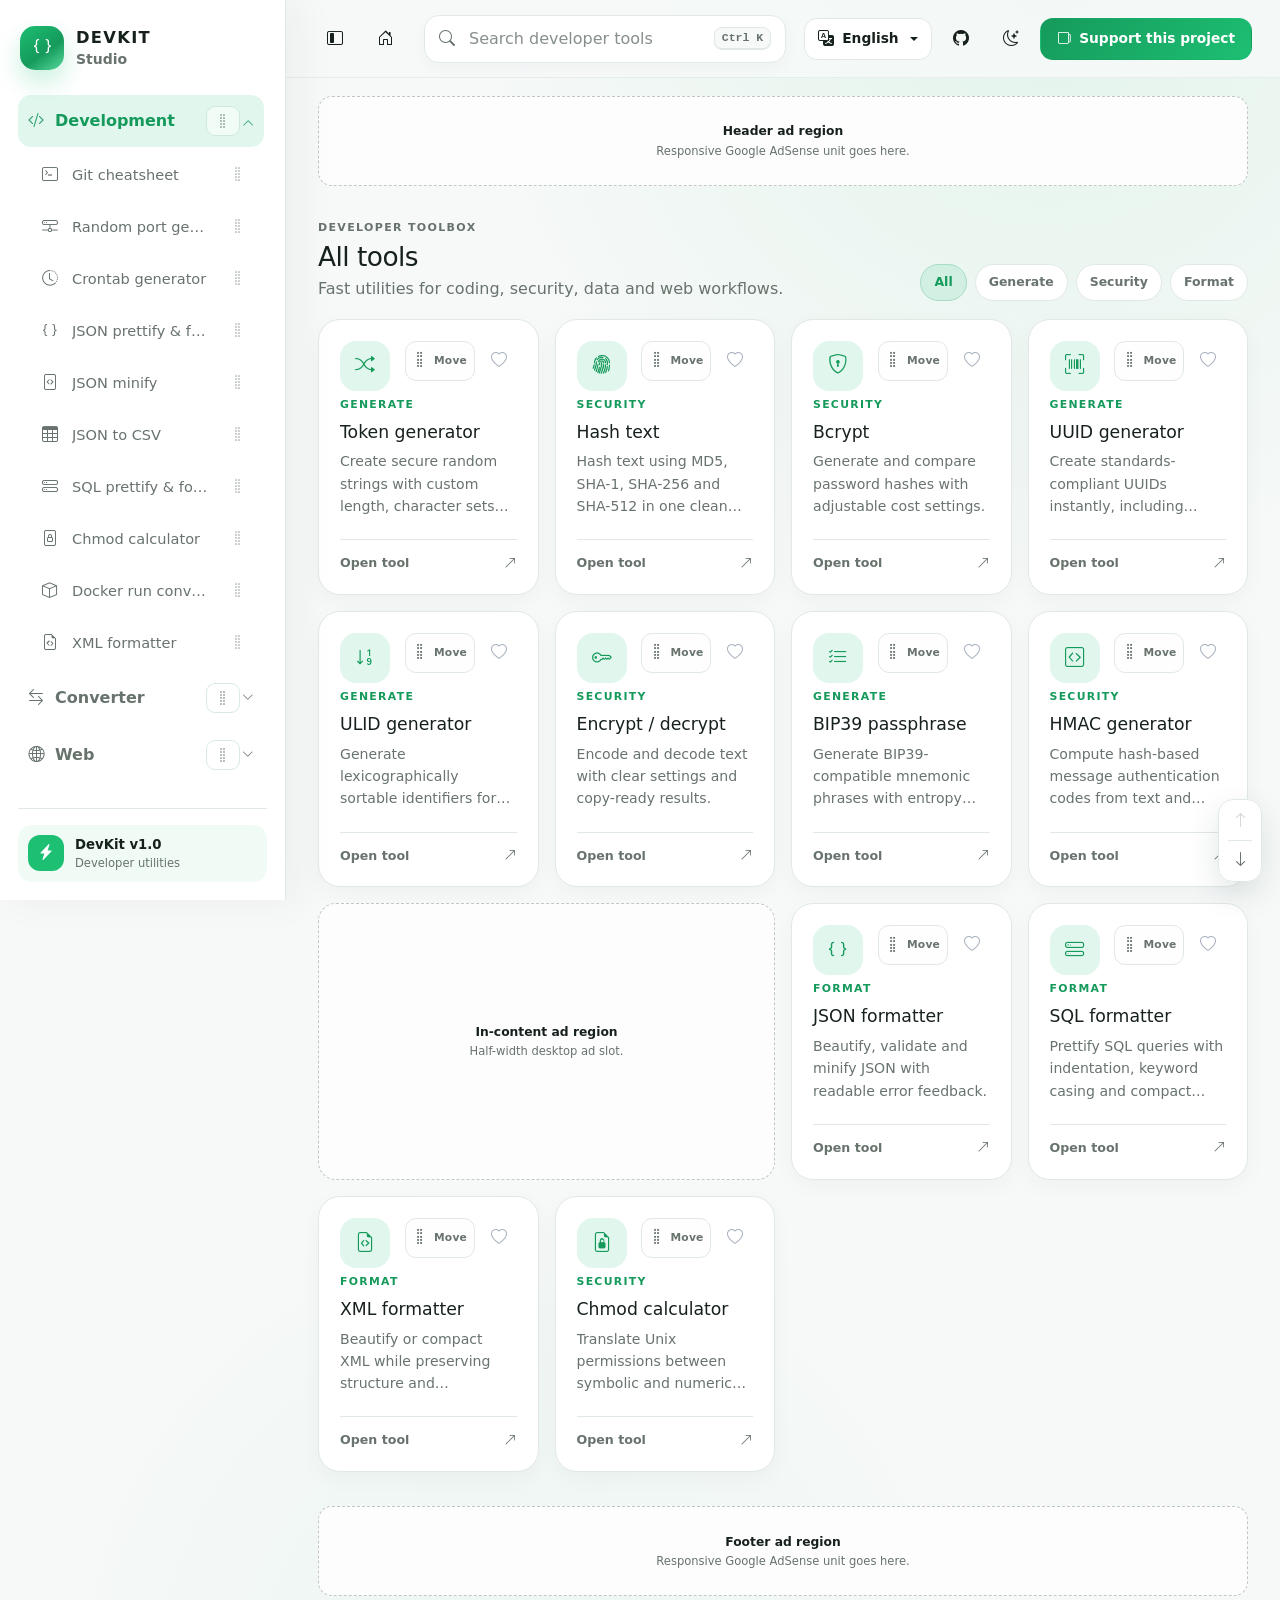
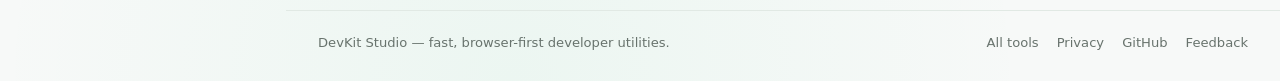
<file: index.html>
<!doctype html>
<html lang="en" data-bs-theme="light">
<head>
  <meta charset="utf-8" />
  <meta name="viewport" content="width=device-width, initial-scale=1" />
  <meta name="description" content="DevKit Studio — responsive browser-based tools for developers." />
  <title>DevKit Studio — Developer Tools</title>
  <link rel="stylesheet" href="/vendor/bootstrap/bootstrap.min.css" />
  <link rel="stylesheet" href="/vendor/bootstrap-icons/bootstrap-icons.min.css" />
  <link rel="stylesheet" href="/styles.css?v=10" />
</head>
<body data-active-nav="home">
  <div class="app-shell" id="appShell">
    <!-- Shared left navigation -->
    <div id="sidebarMount"></div>

    <div class="main-panel">
      <!-- Shared top navigation -->
      <div id="topbarMount"></div>

      <!-- Common responsive AdSense region directly below the top bar -->
      <div id="headerAdMount"></div>

      <!-- Dashboard-specific content only -->
      <main class="content-wrap container-fluid">
        <section class="section-head" id="toolGrid">
          <div>
            <span class="eyebrow" data-i18n="developerToolbox">Developer toolbox</span>
            <h1 data-i18n="allTools">All tools</h1>
            <p data-i18n="dashboardDescription">Fast utilities for coding, security, data and web workflows.</p>
          </div>
          <div class="tool-filters" role="group" aria-label="Tool categories">
            <button class="filter-chip active" type="button" data-filter="all" data-i18n="all">All</button>
            <button class="filter-chip" type="button" data-filter="generate" data-i18n="generate">Generate</button>
            <button class="filter-chip" type="button" data-filter="security" data-i18n="security">Security</button>
            <button class="filter-chip" type="button" data-filter="format" data-i18n="format">Format</button>
          </div>
        </section>

        <div class="tools-grid" id="toolsGrid">
          <!-- Row 1: 4 tools -->
          <article class="tool-card" data-tool-id="token-generator" data-category="generate" data-name="token generator random string">
            <div class="tool-card-top"><span class="tool-icon"><i class="bi bi-shuffle"></i></span><button class="favorite-btn" type="button" aria-label="Favorite Token generator"><i class="bi bi-heart"></i></button></div>
            <div><span class="tool-meta" data-i18n="generate">Generate</span><h3 data-i18n="tokenGenerator">Token generator</h3><p data-i18n="tokenGeneratorDesc">Create secure random strings with custom length, character sets and presets.</p></div>
            <div class="tool-card-footer"><span data-i18n="openTool">Open tool</span><i class="bi bi-arrow-up-right"></i></div>
          </article>

          <article class="tool-card" data-tool-id="hash-text" data-category="security" data-name="hash text md5 sha1 sha256 sha512">
            <div class="tool-card-top"><span class="tool-icon"><i class="bi bi-fingerprint"></i></span><button class="favorite-btn" type="button" aria-label="Favorite Hash text"><i class="bi bi-heart"></i></button></div>
            <div><span class="tool-meta" data-i18n="security">Security</span><h3 data-i18n="hashText">Hash text</h3><p data-i18n="hashTextDesc">Hash text using MD5, SHA-1, SHA-256 and SHA-512 in one clean interface.</p></div>
            <div class="tool-card-footer"><span data-i18n="openTool">Open tool</span><i class="bi bi-arrow-up-right"></i></div>
          </article>

          <article class="tool-card" data-tool-id="bcrypt" data-category="security" data-name="bcrypt password hash compare">
            <div class="tool-card-top"><span class="tool-icon"><i class="bi bi-shield-lock"></i></span><button class="favorite-btn" type="button" aria-label="Favorite Bcrypt"><i class="bi bi-heart"></i></button></div>
            <div><span class="tool-meta" data-i18n="security">Security</span><h3 data-i18n="bcrypt">Bcrypt</h3><p data-i18n="bcryptDesc">Generate and compare password hashes with adjustable cost settings.</p></div>
            <div class="tool-card-footer"><span data-i18n="openTool">Open tool</span><i class="bi bi-arrow-up-right"></i></div>
          </article>

          <article class="tool-card" data-tool-id="uuid-generator" data-category="generate" data-name="uuid generator v4 v7 unique identifier">
            <div class="tool-card-top"><span class="tool-icon"><i class="bi bi-upc-scan"></i></span><button class="favorite-btn" type="button" aria-label="Favorite UUID generator"><i class="bi bi-heart"></i></button></div>
            <div><span class="tool-meta" data-i18n="generate">Generate</span><h3 data-i18n="uuidGenerator">UUID generator</h3><p data-i18n="uuidGeneratorDesc">Create standards-compliant UUIDs instantly, including batch generation.</p></div>
            <div class="tool-card-footer"><span data-i18n="openTool">Open tool</span><i class="bi bi-arrow-up-right"></i></div>
          </article>

          <!-- Row 2: 4 tools -->
          <article class="tool-card" data-tool-id="ulid-generator" data-category="generate" data-name="ulid generator sortable identifier">
            <div class="tool-card-top"><span class="tool-icon"><i class="bi bi-sort-numeric-down"></i></span><button class="favorite-btn" type="button" aria-label="Favorite ULID generator"><i class="bi bi-heart"></i></button></div>
            <div><span class="tool-meta" data-i18n="generate">Generate</span><h3 data-i18n="ulidGenerator">ULID generator</h3><p data-i18n="ulidGeneratorDesc">Generate lexicographically sortable identifiers for modern distributed systems.</p></div>
            <div class="tool-card-footer"><span data-i18n="openTool">Open tool</span><i class="bi bi-arrow-up-right"></i></div>
          </article>

          <article class="tool-card" data-tool-id="encrypt-decrypt" data-category="security" data-name="encrypt decrypt text aes crypto">
            <div class="tool-card-top"><span class="tool-icon"><i class="bi bi-key"></i></span><button class="favorite-btn" type="button" aria-label="Favorite Encrypt decrypt text"><i class="bi bi-heart"></i></button></div>
            <div><span class="tool-meta" data-i18n="security">Security</span><h3 data-i18n="encryptDecrypt">Encrypt / decrypt</h3><p data-i18n="encryptDecryptDesc">Encode and decode text with clear settings and copy-ready results.</p></div>
            <div class="tool-card-footer"><span data-i18n="openTool">Open tool</span><i class="bi bi-arrow-up-right"></i></div>
          </article>

          <article class="tool-card" data-tool-id="bip39-generator" data-category="generate" data-name="bip39 passphrase mnemonic generator">
            <div class="tool-card-top"><span class="tool-icon"><i class="bi bi-list-check"></i></span><button class="favorite-btn" type="button" aria-label="Favorite BIP39 generator"><i class="bi bi-heart"></i></button></div>
            <div><span class="tool-meta" data-i18n="generate">Generate</span><h3 data-i18n="bip39Passphrase">BIP39 passphrase</h3><p data-i18n="bip39PassphraseDesc">Generate BIP39-compatible mnemonic phrases with entropy options.</p></div>
            <div class="tool-card-footer"><span data-i18n="openTool">Open tool</span><i class="bi bi-arrow-up-right"></i></div>
          </article>

          <article class="tool-card" data-tool-id="hmac-generator" data-category="security" data-name="hmac generator authentication code">
            <div class="tool-card-top"><span class="tool-icon"><i class="bi bi-code-square"></i></span><button class="favorite-btn" type="button" aria-label="Favorite HMAC generator"><i class="bi bi-heart"></i></button></div>
            <div><span class="tool-meta" data-i18n="security">Security</span><h3 data-i18n="hmacGenerator">HMAC generator</h3><p data-i18n="hmacGeneratorDesc">Compute hash-based message authentication codes from text and secret keys.</p></div>
            <div class="tool-card-footer"><span data-i18n="openTool">Open tool</span><i class="bi bi-arrow-up-right"></i></div>
          </article>

          <!-- After two full rows: half-width ad + two normal tool tiles -->
          <div class="dashboard-ad-cell" data-component-src="/components/dashboard-ad.html"></div>

          <article class="tool-card" data-tool-id="json-formatter" data-category="format" data-name="json formatter prettify minify">
            <div class="tool-card-top"><span class="tool-icon"><i class="bi bi-braces"></i></span><button class="favorite-btn" type="button" aria-label="Favorite JSON formatter"><i class="bi bi-heart"></i></button></div>
            <div><span class="tool-meta" data-i18n="format">Format</span><h3 data-i18n="jsonFormatter">JSON formatter</h3><p data-i18n="jsonFormatterDesc">Beautify, validate and minify JSON with readable error feedback.</p></div>
            <a class="tool-card-footer" href="/tools/json-formatter.html"><span data-i18n="openTool">Open tool</span><i class="bi bi-arrow-up-right"></i></a>
          </article>

          <article class="tool-card" data-tool-id="sql-formatter" data-category="format" data-name="sql formatter query prettify">
            <div class="tool-card-top"><span class="tool-icon"><i class="bi bi-hdd-stack"></i></span><button class="favorite-btn" type="button" aria-label="Favorite SQL formatter"><i class="bi bi-heart"></i></button></div>
            <div><span class="tool-meta" data-i18n="format">Format</span><h3 data-i18n="sqlFormatter">SQL formatter</h3><p data-i18n="sqlFormatterDesc">Prettify SQL queries with indentation, keyword casing and compact output.</p></div>
            <div class="tool-card-footer"><span data-i18n="openTool">Open tool</span><i class="bi bi-arrow-up-right"></i></div>
          </article>

          <article class="tool-card" data-tool-id="xml-formatter" data-category="format" data-name="xml formatter beautify minify">
            <div class="tool-card-top"><span class="tool-icon"><i class="bi bi-file-earmark-code"></i></span><button class="favorite-btn" type="button" aria-label="Favorite XML formatter"><i class="bi bi-heart"></i></button></div>
            <div><span class="tool-meta" data-i18n="format">Format</span><h3 data-i18n="xmlFormatterTitle">XML formatter</h3><p data-i18n="xmlFormatterDesc">Beautify or compact XML while preserving structure and readability.</p></div>
            <div class="tool-card-footer"><span data-i18n="openTool">Open tool</span><i class="bi bi-arrow-up-right"></i></div>
          </article>

          <article class="tool-card" data-tool-id="chmod-calculator" data-category="security" data-name="chmod calculator unix permissions">
            <div class="tool-card-top"><span class="tool-icon"><i class="bi bi-file-earmark-lock2"></i></span><button class="favorite-btn" type="button" aria-label="Favorite Chmod calculator"><i class="bi bi-heart"></i></button></div>
            <div><span class="tool-meta" data-i18n="security">Security</span><h3 data-i18n="chmodCalculator">Chmod calculator</h3><p data-i18n="chmodCalculatorDesc">Translate Unix permissions between symbolic and numeric notation.</p></div>
            <a class="tool-card-footer" href="/tools/chmod-calculator.html"><span data-i18n="openTool">Open tool</span><i class="bi bi-arrow-up-right"></i></a>
          </article>
        </div>

        <div class="empty-state d-none" id="emptyState">
          <i class="bi bi-search"></i>
          <h3 data-i18n="noToolsFound">No tools found</h3>
          <p data-i18n="noToolsFoundHint">Try a different keyword or reset the category filter.</p>
        </div>
      </main>

      <!-- Shared ad region before the shared footer -->
      <div id="footerAdMount"></div>

      <!-- Shared footer -->
      <div id="footerMount"></div>
    </div>
  </div>

  <!-- Shared page scroll controls -->
  <div id="scrollControlsMount"></div>

  <script src="/vendor/bootstrap/bootstrap.bundle.min.js"></script>
  <script src="/layout.js?v=10"></script>
  <script src="/app.js?v=10"></script>
  <script src="/adsense.js?v=5"></script>
</body>
</html>
</file>
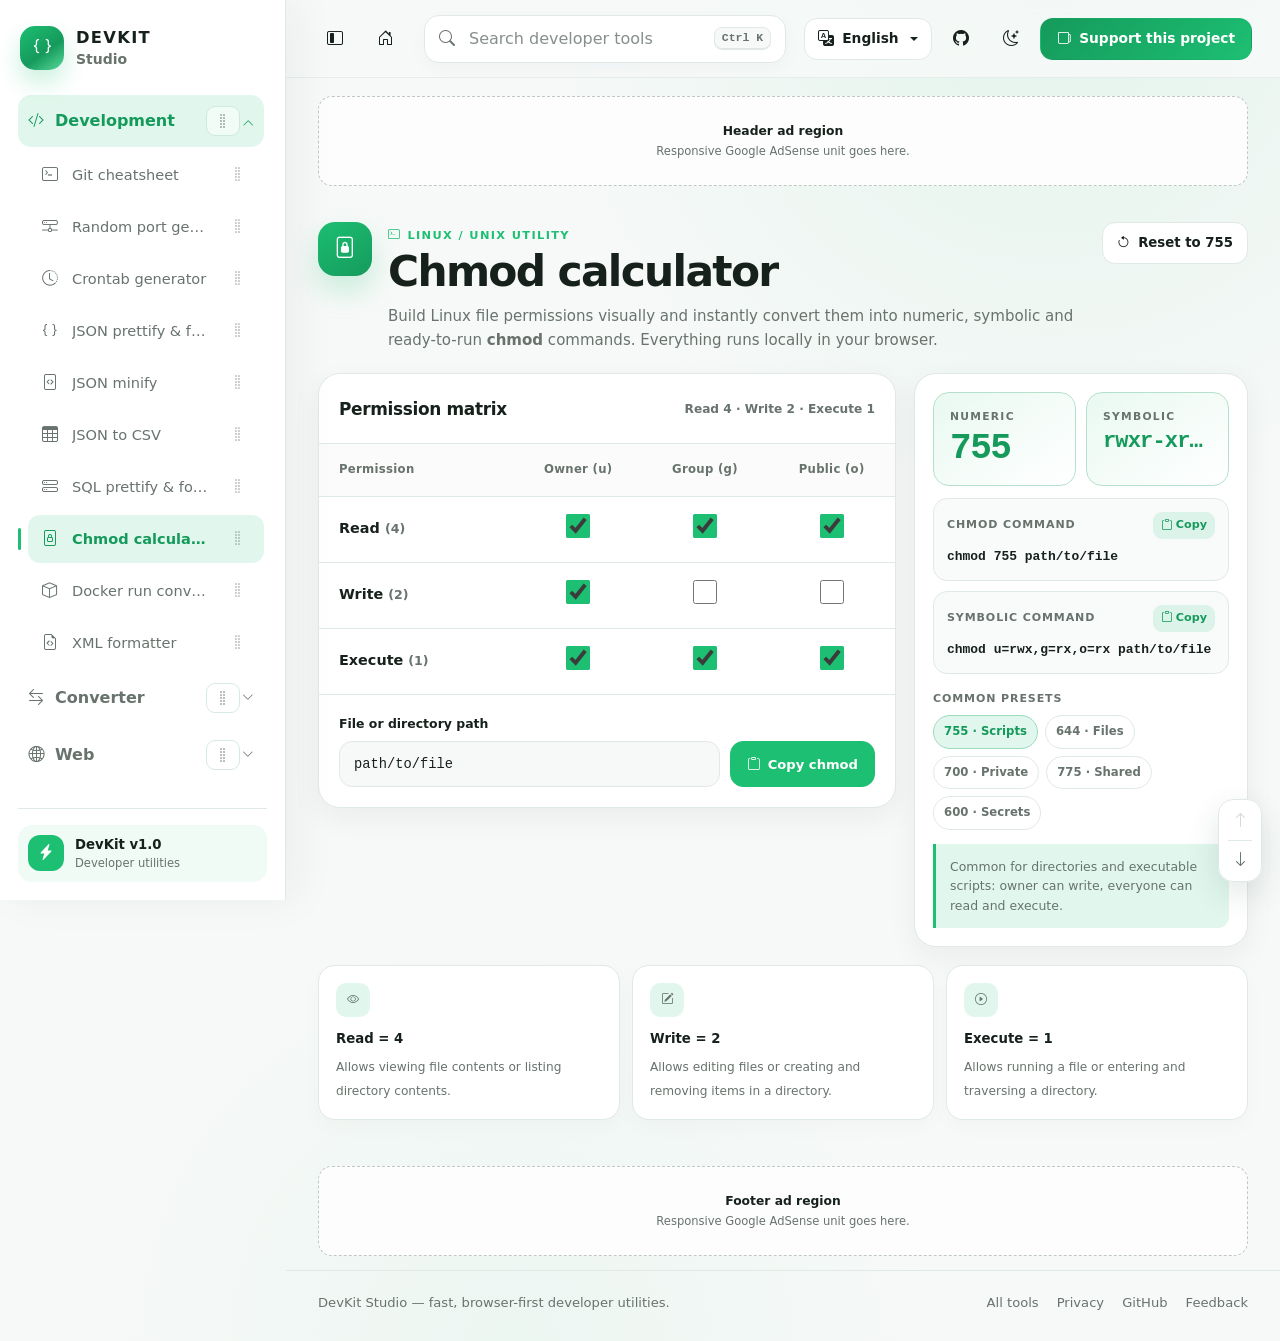
<file: tools/chmod-calculator.html>
<!doctype html>
<html lang="en" data-bs-theme="light">
<head>
  <meta charset="utf-8" />
  <meta name="viewport" content="width=device-width, initial-scale=1" />
  <meta name="description" content="Free browser-based chmod calculator for Linux and Unix file permissions. Convert read, write and execute permissions to numeric, symbolic and ready-to-run chmod commands." />
  <meta name="keywords" content="chmod calculator, linux permissions, unix permissions, chmod command, file permissions calculator" />
  <meta name="theme-color" content="#1DBF73" />
  <title>Chmod Calculator — DevKit Studio</title>
  <link rel="stylesheet" href="/vendor/bootstrap/bootstrap.min.css" />
  <link rel="stylesheet" href="/vendor/bootstrap-icons/bootstrap-icons.min.css" />
  <link rel="stylesheet" href="/styles.css?v=10" />

  <!-- Page-specific styles only. No changes are required in styles.css. -->
  <style>
    .chmod-page {
      padding-top: 30px;
      padding-bottom: 34px;
    }

    .chmod-page *,
    .chmod-page *::before,
    .chmod-page *::after {
      box-sizing: border-box;
    }

    .chmod-header {
      display: flex;
      align-items: flex-start;
      justify-content: space-between;
      gap: 20px;
      margin-bottom: 20px;
    }

    .chmod-title-wrap {
      display: flex;
      align-items: flex-start;
      gap: 16px;
      min-width: 0;
    }

    .chmod-title-icon {
      width: 54px;
      height: 54px;
      flex: 0 0 54px;
      display: grid;
      place-items: center;
      border-radius: 17px;
      color: #fff;
      font-size: 1.35rem;
      background: linear-gradient(145deg, var(--brand), var(--brand-deep));
      box-shadow: 0 14px 30px rgba(29, 191, 115, .22);
    }

    .chmod-kicker {
      display: inline-flex;
      align-items: center;
      gap: 7px;
      margin-bottom: 6px;
      color: var(--brand);
      font-size: .71rem;
      font-weight: 850;
      letter-spacing: .12em;
      text-transform: uppercase;
    }

    .chmod-header h1 {
      margin: 0;
      color: var(--text);
      font-size: clamp(1.9rem, 4vw, 2.65rem);
      line-height: 1.05;
      letter-spacing: -.04em;
      font-weight: 800;
    }

    .chmod-header p {
      max-width: 760px;
      margin: 9px 0 0;
      color: var(--muted);
      line-height: 1.65;
      font-size: .94rem;
    }

    .chmod-reset {
      min-height: 42px;
      flex: 0 0 auto;
      border: 1px solid var(--line);
      border-radius: 13px;
      padding: 0 14px;
      display: inline-flex;
      align-items: center;
      justify-content: center;
      gap: 8px;
      background: var(--panel-solid);
      color: var(--text);
      font-size: .83rem;
      font-weight: 800;
      transition: .18s ease;
    }

    .chmod-reset:hover {
      color: var(--brand-deep);
      border-color: color-mix(in srgb, var(--brand) 38%, var(--line));
      background: var(--brand-soft);
      transform: translateY(-1px);
    }

    .chmod-layout {
      display: grid;
      grid-template-columns: minmax(0, 1.35fr) minmax(320px, .78fr);
      gap: 18px;
      align-items: start;
    }

    .chmod-card {
      overflow: hidden;
      background: var(--panel-solid);
      border: 1px solid var(--line);
      border-radius: 22px;
      box-shadow: var(--shadow-sm);
    }

    .chmod-card-head {
      min-height: 70px;
      padding: 17px 20px;
      display: flex;
      align-items: center;
      justify-content: space-between;
      gap: 12px;
      border-bottom: 1px solid var(--line);
    }

    .chmod-card-head h2 {
      margin: 0;
      color: var(--text);
      font-size: 1.06rem;
      font-weight: 800;
      letter-spacing: -.02em;
    }

    .chmod-card-head span {
      color: var(--muted);
      font-size: .76rem;
      font-weight: 700;
    }

    .chmod-permissions-wrap {
      overflow-x: auto;
    }

    .chmod-permissions {
      width: 100%;
      min-width: 540px;
      border-collapse: collapse;
      table-layout: fixed;
    }

    .chmod-permissions th,
    .chmod-permissions td {
      padding: 17px 12px;
      text-align: center;
      border-bottom: 1px solid var(--line);
      vertical-align: middle;
    }

    .chmod-permissions th {
      color: var(--muted);
      background: color-mix(in srgb, var(--bg) 64%, transparent);
      font-size: .73rem;
      font-weight: 850;
      letter-spacing: .025em;
    }

    .chmod-permissions th:first-child,
    .chmod-permissions td:first-child {
      width: 34%;
      padding-left: 20px;
      text-align: left;
    }

    .chmod-permissions tbody tr:last-child td {
      border-bottom: 0;
    }

    .chmod-permissions tbody tr {
      transition: background .16s ease;
    }

    .chmod-permissions tbody tr:hover {
      background: color-mix(in srgb, var(--brand-soft) 48%, transparent);
    }

    .chmod-perm-name {
      color: var(--text);
      font-size: .9rem;
      font-weight: 800;
    }

    .chmod-perm-name small {
      color: var(--muted);
      font-weight: 700;
    }

    .chmod-check {
      width: 24px;
      height: 24px;
      margin: 0;
      cursor: pointer;
      accent-color: var(--brand);
    }

    .chmod-below-table {
      padding: 20px;
      border-top: 1px solid var(--line);
    }

    .chmod-label {
      display: block;
      margin-bottom: 8px;
      color: var(--text);
      font-size: .78rem;
      font-weight: 800;
    }

    .chmod-input-row {
      display: flex;
      gap: 10px;
    }

    .chmod-input {
      min-width: 0;
      flex: 1;
      height: 46px;
      padding: 0 14px;
      border: 1px solid var(--line);
      border-radius: 13px;
      outline: 0;
      background: var(--bg);
      color: var(--text);
      font-family: ui-monospace, SFMono-Regular, Menlo, Monaco, Consolas, monospace;
      font-size: .86rem;
      transition: border-color .18s ease, box-shadow .18s ease, background .18s ease;
    }

    .chmod-input:focus {
      border-color: color-mix(in srgb, var(--brand) 58%, var(--line));
      background: var(--panel-solid);
      box-shadow: 0 0 0 4px var(--brand-soft);
    }

    .chmod-primary {
      min-height: 46px;
      border: 1px solid var(--brand);
      border-radius: 13px;
      padding: 0 16px;
      display: inline-flex;
      align-items: center;
      justify-content: center;
      gap: 8px;
      background: var(--brand);
      color: #fff;
      font-size: .82rem;
      font-weight: 850;
      white-space: nowrap;
      transition: .18s ease;
    }

    .chmod-primary:hover {
      border-color: var(--brand-deep);
      background: var(--brand-deep);
      color: #fff;
      transform: translateY(-1px);
      box-shadow: 0 9px 22px rgba(29, 191, 115, .2);
    }

    .chmod-result {
      padding: 18px;
    }

    .chmod-result-top {
      display: grid;
      grid-template-columns: 1fr 1fr;
      gap: 10px;
      margin-bottom: 12px;
    }

    .chmod-metric {
      min-width: 0;
      padding: 16px;
      border: 1px solid color-mix(in srgb, var(--brand) 22%, var(--line));
      border-radius: 16px;
      background:
        linear-gradient(145deg,
          color-mix(in srgb, var(--brand-soft) 76%, var(--panel-solid)),
          var(--panel-solid));
    }

    .chmod-metric-label {
      margin-bottom: 5px;
      color: var(--muted);
      font-size: .67rem;
      font-weight: 850;
      letter-spacing: .12em;
      text-transform: uppercase;
    }

    .chmod-metric-value {
      overflow: hidden;
      color: var(--brand-deep);
      font-family: ui-monospace, SFMono-Regular, Menlo, Monaco, Consolas, monospace;
      font-size: clamp(1.6rem, 3vw, 2.25rem);
      line-height: 1.08;
      font-weight: 850;
      letter-spacing: -.04em;
      text-overflow: ellipsis;
      white-space: nowrap;
    }

    [data-bs-theme="dark"] .chmod-metric-value {
      color: var(--brand-2);
    }

    .chmod-command-box {
      margin-top: 10px;
      padding: 13px;
      border: 1px solid var(--line);
      border-radius: 14px;
      background: color-mix(in srgb, var(--bg) 76%, var(--panel-solid));
    }

    .chmod-command-head {
      display: flex;
      align-items: center;
      justify-content: space-between;
      gap: 10px;
      margin-bottom: 8px;
      color: var(--muted);
      font-size: .69rem;
      font-weight: 850;
      letter-spacing: .08em;
      text-transform: uppercase;
    }

    .chmod-copy {
      border: 0;
      border-radius: 9px;
      padding: 5px 8px;
      background: var(--brand-soft);
      color: var(--brand-deep);
      font-size: .7rem;
      font-weight: 850;
      text-transform: none;
      letter-spacing: 0;
      transition: .16s ease;
    }

    .chmod-copy:hover {
      background: var(--brand);
      color: #fff;
    }

    .chmod-command-box code {
      display: block;
      overflow-x: auto;
      color: var(--text);
      font: 750 .81rem/1.55 ui-monospace, SFMono-Regular, Menlo, Monaco, Consolas, monospace;
      white-space: nowrap;
    }

    .chmod-presets-label {
      display: block;
      margin: 17px 0 8px;
      color: var(--muted);
      font-size: .69rem;
      font-weight: 850;
      letter-spacing: .08em;
      text-transform: uppercase;
    }

    .chmod-presets {
      display: flex;
      flex-wrap: wrap;
      gap: 7px;
    }

    .chmod-preset {
      border: 1px solid var(--line);
      border-radius: 999px;
      padding: 7px 10px;
      background: var(--panel-solid);
      color: var(--muted);
      font-size: .73rem;
      font-weight: 800;
      transition: .16s ease;
    }

    .chmod-preset:hover,
    .chmod-preset.active {
      color: var(--brand-deep);
      border-color: color-mix(in srgb, var(--brand) 34%, var(--line));
      background: var(--brand-soft);
    }

    .chmod-info {
      margin-top: 14px;
      padding: 13px 14px;
      border-left: 3px solid var(--brand);
      border-radius: 0 11px 11px 0;
      background: var(--brand-soft);
      color: var(--muted);
      font-size: .78rem;
      line-height: 1.55;
    }

    .chmod-help-grid {
      display: grid;
      grid-template-columns: repeat(3, minmax(0, 1fr));
      gap: 12px;
      margin-top: 18px;
    }

    .chmod-help-item {
      min-width: 0;
      padding: 17px;
      border: 1px solid var(--line);
      border-radius: 17px;
      background: var(--panel-solid);
      box-shadow: 0 7px 22px rgba(28, 39, 60, .025);
    }

    .chmod-help-icon {
      width: 34px;
      height: 34px;
      display: grid;
      place-items: center;
      margin-bottom: 12px;
      border-radius: 10px;
      background: var(--brand-soft);
      color: var(--brand-deep);
    }

    .chmod-help-item strong {
      display: block;
      margin-bottom: 5px;
      color: var(--text);
      font-size: .83rem;
    }

    .chmod-help-item span {
      color: var(--muted);
      font-size: .76rem;
      line-height: 1.55;
    }

    .chmod-toast {
      position: fixed;
      right: 20px;
      bottom: 20px;
      z-index: 1100;
      max-width: min(360px, calc(100vw - 28px));
      padding: 11px 14px;
      border-radius: 12px;
      background: #13251b;
      color: #fff;
      box-shadow: 0 14px 40px rgba(0,0,0,.2);
      font-size: .8rem;
      font-weight: 750;
      opacity: 0;
      visibility: hidden;
      transform: translateY(8px);
      transition: .18s ease;
      pointer-events: none;
    }

    .chmod-toast.show {
      opacity: 1;
      visibility: visible;
      transform: translateY(0);
    }

    [data-bs-theme="dark"] .chmod-toast {
      background: #eaf8f0;
      color: #102017;
    }

    @media (max-width: 1199.98px) {
      .chmod-layout {
        grid-template-columns: minmax(0, 1fr) minmax(300px, .78fr);
      }
    }

    @media (max-width: 991.98px) {
      .chmod-page {
        padding-top: 22px;
      }

      .chmod-layout {
        grid-template-columns: 1fr;
      }

      .chmod-help-grid {
        grid-template-columns: repeat(3, 1fr);
      }
    }

    @media (max-width: 767.98px) {
      .chmod-header {
        flex-direction: column;
      }

      .chmod-reset {
        align-self: flex-start;
      }

      .chmod-title-icon {
        width: 48px;
        height: 48px;
        flex-basis: 48px;
        border-radius: 14px;
      }

      .chmod-card {
        border-radius: 18px;
      }

      .chmod-card-head {
        min-height: 64px;
        padding: 15px 16px;
      }

      .chmod-below-table,
      .chmod-result {
        padding: 15px;
      }

      .chmod-help-grid {
        grid-template-columns: 1fr;
      }
    }

    @media (max-width: 520px) {
      .chmod-page {
        padding-top: 18px;
      }

      .chmod-title-wrap {
        gap: 12px;
      }

      .chmod-input-row {
        flex-direction: column;
      }

      .chmod-primary {
        width: 100%;
      }

      .chmod-result-top {
        grid-template-columns: 1fr;
      }

      .chmod-permissions {
        min-width: 470px;
      }

      .chmod-header p {
        font-size: .88rem;
      }
    }
  </style>
</head>

<body data-active-nav="chmod">
  <div class="app-shell" id="appShell">
    <!-- Shared sidebar -->
    <div id="sidebarMount"></div>

    <div class="main-panel">
      <!-- Shared topbar -->
      <div id="topbarMount"></div>

      <!-- Common header ad region -->
      <div id="headerAdMount"></div>

      <!-- Chmod calculator: page-specific content only -->
      <main class="content-wrap container-fluid chmod-page">
        <section class="chmod-header" aria-labelledby="chmodTitle">
          <div class="chmod-title-wrap">
            <div class="chmod-title-icon" aria-hidden="true">
              <i class="bi bi-file-lock2"></i>
            </div>
            <div>
              <span class="chmod-kicker">
                <i class="bi bi-terminal"></i>
                <span data-i18n="chmodUtility">Linux / Unix utility</span>
              </span>
              <h1 id="chmodTitle" data-i18n="chmodCalculator">Chmod Calculator</h1>
              <p data-i18n-html="chmodIntroHtml">Build Linux file permissions visually and instantly convert them into numeric, symbolic and ready-to-run <strong>chmod</strong> commands. Everything runs locally in your browser.</p>
            </div>
          </div>

          <button class="chmod-reset" id="chmodReset" type="button">
            <i class="bi bi-arrow-counterclockwise"></i>
            <span data-i18n="resetTo755">Reset to 755</span>
          </button>
        </section>

        <section class="chmod-layout">
          <article class="chmod-card">
            <div class="chmod-card-head">
              <h2 data-i18n="permissionMatrix">Permission matrix</h2>
              <span data-i18n="permissionWeights">Read 4 · Write 2 · Execute 1</span>
            </div>

            <div class="chmod-permissions-wrap">
              <table class="chmod-permissions" aria-label="Chmod permission matrix">
                <thead>
                  <tr>
                    <th data-i18n="permission">Permission</th>
                    <th data-i18n="owner">Owner (u)</th>
                    <th data-i18n="group">Group (g)</th>
                    <th data-i18n="public">Public (o)</th>
                  </tr>
                </thead>
                <tbody>
                  <tr>
                    <td class="chmod-perm-name"><span data-i18n="read">Read</span> <small>(4)</small></td>
                    <td><input class="chmod-check" type="checkbox" data-who="u" data-value="4" aria-label="Owner read permission"></td>
                    <td><input class="chmod-check" type="checkbox" data-who="g" data-value="4" aria-label="Group read permission"></td>
                    <td><input class="chmod-check" type="checkbox" data-who="o" data-value="4" aria-label="Public read permission"></td>
                  </tr>
                  <tr>
                    <td class="chmod-perm-name"><span data-i18n="write">Write</span> <small>(2)</small></td>
                    <td><input class="chmod-check" type="checkbox" data-who="u" data-value="2" aria-label="Owner write permission"></td>
                    <td><input class="chmod-check" type="checkbox" data-who="g" data-value="2" aria-label="Group write permission"></td>
                    <td><input class="chmod-check" type="checkbox" data-who="o" data-value="2" aria-label="Public write permission"></td>
                  </tr>
                  <tr>
                    <td class="chmod-perm-name"><span data-i18n="execute">Execute</span> <small>(1)</small></td>
                    <td><input class="chmod-check" type="checkbox" data-who="u" data-value="1" aria-label="Owner execute permission"></td>
                    <td><input class="chmod-check" type="checkbox" data-who="g" data-value="1" aria-label="Group execute permission"></td>
                    <td><input class="chmod-check" type="checkbox" data-who="o" data-value="1" aria-label="Public execute permission"></td>
                  </tr>
                </tbody>
              </table>
            </div>

            <div class="chmod-below-table">
              <label class="chmod-label" for="chmodPath" data-i18n="fileDirectoryPath">File or directory path</label>
              <div class="chmod-input-row">
                <input
                  class="chmod-input"
                  id="chmodPath"
                  type="text"
                  value="path/to/file"
                  autocomplete="off"
                  spellcheck="false"
                  aria-describedby="chmodPathHelp"
                />
                <button class="chmod-primary" id="chmodCopyMain" type="button">
                  <i class="bi bi-clipboard"></i>
                  <span data-i18n="copyChmod">Copy chmod</span>
                </button>
              </div>
              <div id="chmodPathHelp" class="visually-hidden">
                Enter the target file or directory path used in the generated chmod command.
              </div>
            </div>
          </article>

          <aside class="chmod-card chmod-result" aria-live="polite">
            <div class="chmod-result-top">
              <div class="chmod-metric">
                <div class="chmod-metric-label" data-i18n="numeric">Numeric</div>
                <div class="chmod-metric-value" id="chmodNumeric">755</div>
              </div>

              <div class="chmod-metric">
                <div class="chmod-metric-label" data-i18n="symbolic">Symbolic</div>
                <div class="chmod-metric-value" id="chmodSymbolic" style="font-size:1.38rem">rwxr-xr-x</div>
              </div>
            </div>

            <div class="chmod-command-box">
              <div class="chmod-command-head">
                <span data-i18n="chmodCommand">chmod command</span>
                <button class="chmod-copy" type="button" data-copy-target="chmodCommand">
                  <i class="bi bi-clipboard"></i> <span data-i18n="copy">Copy</span>
                </button>
              </div>
              <code id="chmodCommand">chmod 755 path/to/file</code>
            </div>

            <div class="chmod-command-box">
              <div class="chmod-command-head">
                <span data-i18n="symbolicCommand">symbolic command</span>
                <button class="chmod-copy" type="button" data-copy-target="chmodSymbolicCommand">
                  <i class="bi bi-clipboard"></i> <span data-i18n="copy">Copy</span>
                </button>
              </div>
              <code id="chmodSymbolicCommand">chmod u=rwx,g=rx,o=rx path/to/file</code>
            </div>

            <span class="chmod-presets-label" data-i18n="commonPresets">Common presets</span>
            <div class="chmod-presets" aria-label="Common chmod presets">
              <button class="chmod-preset" type="button" data-mode="755" data-i18n="presetScripts">755 · Scripts</button>
              <button class="chmod-preset" type="button" data-mode="644" data-i18n="presetFiles">644 · Files</button>
              <button class="chmod-preset" type="button" data-mode="700" data-i18n="presetPrivate">700 · Private</button>
              <button class="chmod-preset" type="button" data-mode="775" data-i18n="presetShared">775 · Shared</button>
              <button class="chmod-preset" type="button" data-mode="600" data-i18n="presetSecrets">600 · Secrets</button>
            </div>

            <div class="chmod-info" id="chmodDescription">
              Common for directories and executable scripts: owner can write, everyone can read and execute.
            </div>
          </aside>
        </section>

        <section class="chmod-help-grid" aria-label="Permission values">
          <article class="chmod-help-item">
            <span class="chmod-help-icon"><i class="bi bi-eye"></i></span>
            <strong data-i18n="readValue">Read = 4</strong>
            <span data-i18n="readHelp">Allows viewing file contents or listing directory contents.</span>
          </article>

          <article class="chmod-help-item">
            <span class="chmod-help-icon"><i class="bi bi-pencil-square"></i></span>
            <strong data-i18n="writeValue">Write = 2</strong>
            <span data-i18n="writeHelp">Allows editing files or creating and removing items in a directory.</span>
          </article>

          <article class="chmod-help-item">
            <span class="chmod-help-icon"><i class="bi bi-play-circle"></i></span>
            <strong data-i18n="executeValue">Execute = 1</strong>
            <span data-i18n="executeHelp">Allows running a file or entering and traversing a directory.</span>
          </article>
        </section>

      </main>

      <!-- Common ad region before common footer -->
      <div id="footerAdMount"></div>
      <div id="footerMount"></div>
    </div>
  </div>

  <div class="chmod-toast" id="chmodToast" role="status" aria-live="polite">Copied to clipboard</div>

  <!-- Shared page scroll controls -->
  <div id="scrollControlsMount"></div>

  <script src="/vendor/bootstrap/bootstrap.bundle.min.js"></script>
  <script src="/layout.js?v=10"></script>
  <script src="/app.js?v=10"></script>
  <script src="/adsense.js?v=5"></script>

  <script>
    (() => {
      const checks = [...document.querySelectorAll('.chmod-check')];
      const numericEl = document.getElementById('chmodNumeric');
      const symbolicEl = document.getElementById('chmodSymbolic');
      const commandEl = document.getElementById('chmodCommand');
      const symbolicCommandEl = document.getElementById('chmodSymbolicCommand');
      const pathInput = document.getElementById('chmodPath');
      const descriptionEl = document.getElementById('chmodDescription');
      const toast = document.getElementById('chmodToast');
      const resetButton = document.getElementById('chmodReset');
      const copyMainButton = document.getElementById('chmodCopyMain');
      const presetButtons = [...document.querySelectorAll('.chmod-preset')];

      const permissionLetters = [
        { value: 4, char: 'r' },
        { value: 2, char: 'w' },
        { value: 1, char: 'x' }
      ];

      const descriptions = {
        en: {
          '755': 'Common for directories and executable scripts: owner can write, everyone can read and execute.',
          '644': 'Common for regular files: owner can edit, while group and public can read.',
          '700': 'Private access: only the owner has read, write and execute permissions.',
          '775': 'Owner and group can read, write and execute; public can read and execute.',
          '600': 'Private file: only the owner can read and write.',
          custom: 'Custom permission set. Review owner, group and public access before using it in production.'
        },
        de: {
          '755': 'Häufig für Verzeichnisse und ausführbare Skripte: Der Besitzer darf schreiben, alle dürfen lesen und ausführen.',
          '644': 'Häufig für normale Dateien: Der Besitzer darf bearbeiten, Gruppe und Öffentlichkeit dürfen lesen.',
          '700': 'Privater Zugriff: Nur der Besitzer darf lesen, schreiben und ausführen.',
          '775': 'Besitzer und Gruppe dürfen lesen, schreiben und ausführen; die Öffentlichkeit darf lesen und ausführen.',
          '600': 'Private Datei: Nur der Besitzer darf lesen und schreiben.',
          custom: 'Benutzerdefinierte Berechtigungen. Prüfe Besitzer-, Gruppen- und öffentliche Rechte vor dem produktiven Einsatz.'
        },
        es: {
          '755': 'Común para directorios y scripts ejecutables: el propietario puede escribir y todos pueden leer y ejecutar.',
          '644': 'Común para archivos normales: el propietario puede editar y el grupo y el público pueden leer.',
          '700': 'Acceso privado: solo el propietario puede leer, escribir y ejecutar.',
          '775': 'El propietario y el grupo pueden leer, escribir y ejecutar; el público puede leer y ejecutar.',
          '600': 'Archivo privado: solo el propietario puede leer y escribir.',
          custom: 'Conjunto de permisos personalizado. Revisa los permisos antes de usarlo en producción.'
        }
      };

      const messages = {
        en: { copied: 'Copied to clipboard', reset: 'Reset to chmod 755' },
        de: { copied: 'In die Zwischenablage kopiert', reset: 'Auf chmod 755 zurückgesetzt' },
        es: { copied: 'Copiado al portapapeles', reset: 'Restablecido a chmod 755' }
      };

      const currentLanguage = () => ['en', 'de', 'es'].includes(document.documentElement.lang)
        ? document.documentElement.lang
        : 'en';

      const stateFor = who => {
        const active = checks.filter(
          item => item.dataset.who === who && item.checked
        );

        const number = active.reduce(
          (sum, item) => sum + Number(item.dataset.value),
          0
        );

        const symbols = permissionLetters
          .map(permission =>
            active.some(item => Number(item.dataset.value) === permission.value)
              ? permission.char
              : '-'
          )
          .join('');

        return { number, symbols };
      };

      const compactSymbolic = symbols => symbols.replaceAll('-', '');

      const updatePresetState = numeric => {
        presetButtons.forEach(button => {
          button.classList.toggle('active', button.dataset.mode === numeric);
        });
      };

      const update = () => {
        const owner = stateFor('u');
        const group = stateFor('g');
        const other = stateFor('o');

        const numeric = `${owner.number}${group.number}${other.number}`;
        const symbolic = `${owner.symbols}${group.symbols}${other.symbols}`;
        const path = pathInput.value.trim() || 'path/to/file';

        numericEl.textContent = numeric;
        symbolicEl.textContent = symbolic;
        commandEl.textContent = `chmod ${numeric} ${path}`;
        symbolicCommandEl.textContent =
          `chmod u=${compactSymbolic(owner.symbols)},g=${compactSymbolic(group.symbols)},o=${compactSymbolic(other.symbols)} ${path}`;

        const lang = currentLanguage();
        descriptionEl.textContent = descriptions[lang][numeric] || descriptions[lang].custom;
        updatePresetState(numeric);
      };

      const applyMode = mode => {
        const digits = mode.split('').map(Number);
        const values = { u: digits[0], g: digits[1], o: digits[2] };

        checks.forEach(item => {
          const value = Number(item.dataset.value);
          item.checked = (values[item.dataset.who] & value) === value;
        });

        update();
      };

      let toastTimer;

      const showToast = message => {
        toast.textContent = message;
        toast.classList.add('show');
        clearTimeout(toastTimer);
        toastTimer = setTimeout(() => toast.classList.remove('show'), 1400);
      };

      const fallbackCopy = text => {
        const textarea = document.createElement('textarea');
        textarea.value = text;
        textarea.setAttribute('readonly', '');
        textarea.style.position = 'fixed';
        textarea.style.left = '-9999px';
        document.body.appendChild(textarea);
        textarea.select();
        document.execCommand('copy');
        textarea.remove();
      };

      const copyText = async text => {
        try {
          if (window.isSecureContext && navigator.clipboard) {
            await navigator.clipboard.writeText(text);
          } else {
            fallbackCopy(text);
          }
          showToast(messages[currentLanguage()].copied);
        } catch (error) {
          fallbackCopy(text);
          showToast(messages[currentLanguage()].copied);
        }
      };

      checks.forEach(item => item.addEventListener('change', update));
      pathInput.addEventListener('input', update);

      presetButtons.forEach(button => {
        button.addEventListener('click', () => applyMode(button.dataset.mode));
      });

      document.querySelectorAll('[data-copy-target]').forEach(button => {
        button.addEventListener('click', () => {
          const target = document.getElementById(button.dataset.copyTarget);
          if (target) copyText(target.textContent);
        });
      });

      copyMainButton.addEventListener('click', () => copyText(commandEl.textContent));

      resetButton.addEventListener('click', () => {
        pathInput.value = 'path/to/file';
        document.addEventListener('devkit:language-changed', update);

      applyMode('755');
        showToast(messages[currentLanguage()].reset);
      });

      applyMode('755');
    })();
  </script>
</body>
</html>
</file>
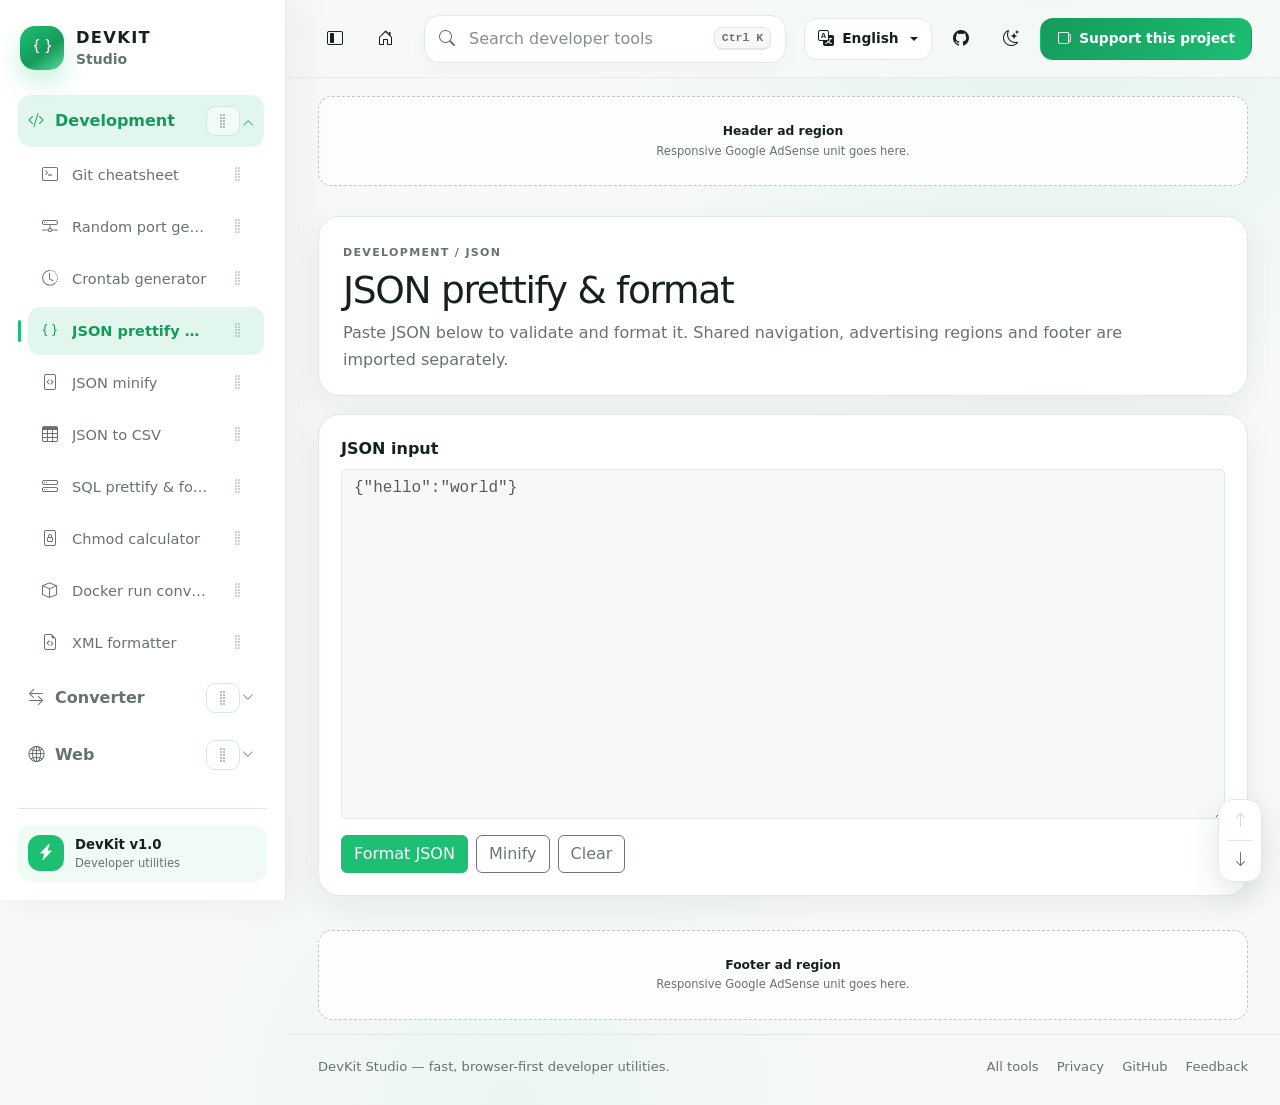
<file: tools/json-formatter.html>
<!doctype html>
<html lang="en" data-bs-theme="light">
<head>
  <meta charset="utf-8" />
  <meta name="viewport" content="width=device-width, initial-scale=1" />
  <meta name="description" content="Format, validate and minify JSON in your browser." />
  <title>JSON Formatter — DevKit Studio</title>
  <link rel="stylesheet" href="/vendor/bootstrap/bootstrap.min.css" />
  <link rel="stylesheet" href="/vendor/bootstrap-icons/bootstrap-icons.min.css" />
  <link rel="stylesheet" href="/styles.css?v=10" />
</head>
<body data-active-nav="json-formatter">
  <div class="app-shell" id="appShell">
    <div id="sidebarMount"></div>

    <div class="main-panel">
      <div id="topbarMount"></div>
      <div id="headerAdMount"></div>

      <!-- This main area belongs only to this page. -->
      <main class="content-wrap container-fluid tool-page">
        <section class="tool-page-header">
          <div>
            <span class="eyebrow" data-i18n="developmentJson">Development / JSON</span>
            <h1 data-i18n="jsonPageTitle">JSON prettify &amp; format</h1>
            <p data-i18n="jsonPageIntro">Paste JSON below to validate and format it. Shared navigation, advertising regions and footer are imported separately.</p>
          </div>
        </section>

        <section class="tool-workspace">
          <label class="form-label fw-bold" for="jsonInput" data-i18n="jsonInput">JSON input</label>
          <textarea id="jsonInput" class="form-control font-monospace" rows="14" placeholder='{"hello":"world"}'></textarea>
          <div class="d-flex flex-wrap gap-2 mt-3">
            <button class="btn btn-brand" type="button" data-i18n="formatJson">Format JSON</button>
            <button class="btn btn-outline-secondary" type="button" data-i18n="minify">Minify</button>
            <button class="btn btn-outline-secondary" type="button" data-i18n="clear">Clear</button>
          </div>
        </section>
      </main>

      <div id="footerAdMount"></div>
      <div id="footerMount"></div>
    </div>
  </div>

  <!-- Shared page scroll controls -->
  <div id="scrollControlsMount"></div>

  <script src="/vendor/bootstrap/bootstrap.bundle.min.js"></script>
  <script src="/layout.js?v=10"></script>
  <script src="/app.js?v=10"></script>
  <script src="/adsense.js?v=5"></script>
</body>
</html>
</file>
<file: styles.css>
:root {
  --sidebar-w: 286px;
  --sidebar-collapsed-w: 84px;
  --bg: #f7f9f8;
  --panel: rgba(255, 255, 255, 0.92);
  --panel-solid: #ffffff;
  --text: #17211c;
  --muted: #68736d;
  --line: #e1e9e4;
  --brand: #1DBF73;
  --brand-2: #58D99B;
  --brand-deep: #159A5C;
  --brand-soft: rgba(29, 191, 115, 0.13);
  --shadow: 0 20px 55px rgba(20, 40, 29, 0.08);
  --shadow-sm: 0 10px 30px rgba(20, 40, 29, 0.06);
  --radius: 24px;
  --topbar-h: 78px;
  --content-max: 1580px;
}

[data-bs-theme="dark"] {
  --bg: #0b1510;
  --panel: rgba(15, 29, 21, 0.92);
  --panel-solid: #122219;
  --text: #f1faf5;
  --muted: #a2b4aa;
  --line: #263b2f;
  --brand-soft: rgba(29, 191, 115, 0.18);
  --shadow: 0 20px 55px rgba(0, 0, 0, 0.28);
  --shadow-sm: 0 10px 30px rgba(0, 0, 0, 0.2);
}

* { box-sizing: border-box; }
html { scroll-behavior: smooth; }
body {
  margin: 0;
  min-height: 100vh;
  background:
    radial-gradient(circle at 82% 0%, rgba(29, 191, 115, 0.09), transparent 31%),
    radial-gradient(circle at 40% 100%, rgba(29, 191, 115, 0.05), transparent 28%),
    var(--bg);
  color: var(--text);
  font-family: Inter, ui-sans-serif, system-ui, -apple-system, BlinkMacSystemFont, "Segoe UI", sans-serif;
}
button, input, textarea, select { font: inherit; }
a { color: inherit; text-decoration: none; }

.app-shell { min-height: 100vh; }

/* ---------------- Shared sidebar ---------------- */
.sidebar {
  position: fixed;
  inset: 0 auto 0 0;
  z-index: 1040;
  width: var(--sidebar-w);
  display: flex;
  flex-direction: column;
  padding: 22px 18px 18px;
  background: color-mix(in srgb, var(--panel-solid) 94%, transparent);
  border-right: 1px solid var(--line);
  box-shadow: 12px 0 40px rgba(20, 40, 29, 0.05);
  backdrop-filter: blur(22px);
  overflow-y: auto;
  transition: width .28s ease, transform .28s ease;
}
.sidebar-head {
  min-height: 50px;
  padding: 3px 2px 1px;
  display: flex;
  align-items: center;
  justify-content: space-between;
}
.brand { display: inline-flex; align-items: center; gap: 12px; min-width: 0; }
.brand-mark {
  width: 44px;
  height: 44px;
  flex: 0 0 auto;
  display: inline-flex;
  align-items: center;
  justify-content: center;
  border-radius: 15px;
  color: #fff;
  font-size: 1.2rem;
  background: linear-gradient(145deg, var(--brand), var(--brand-deep) 58%, var(--brand-2));
  box-shadow: 0 12px 24px rgba(29, 191, 115, .24);
}
.brand-copy { display: flex; flex-direction: column; line-height: 1; white-space: nowrap; }
.brand-copy strong { font-size: 1.02rem; letter-spacing: .08em; }
.brand-copy small { margin-top: 5px; color: var(--muted); font-weight: 700; }
.sidebar-close, .icon-btn, .home-btn {
  width: 42px;
  height: 42px;
  border: 0;
  border-radius: 13px;
  display: inline-flex;
  align-items: center;
  justify-content: center;
  background: transparent;
  color: var(--text);
  transition: background .18s ease, transform .18s ease, color .18s ease;
}
.sidebar-close:hover, .icon-btn:hover, .home-btn:hover {
  background: var(--brand-soft);
  color: var(--brand-deep);
  transform: translateY(-1px);
}

.eyebrow {
  display: inline-block;
  color: var(--muted);
  text-transform: uppercase;
  letter-spacing: .12em;
  font-size: .69rem;
  font-weight: 800;
}

.sidebar-search { position: relative; margin-bottom: 14px; }
.sidebar-search i { position: absolute; left: 14px; top: 50%; transform: translateY(-50%); color: var(--muted); }
.sidebar-search input {
  width: 100%;
  padding: 11px 12px 11px 40px;
  border: 1px solid var(--line);
  border-radius: 14px;
  outline: 0;
  background: var(--bg);
  color: var(--text);
}
.sidebar-nav {
  flex: 1 1 auto;
  margin-top: 18px;
  min-height: 0;
  padding-right: 3px;
  overflow-y: auto;
  overflow-x: hidden;
  scrollbar-width: thin;
  scrollbar-color: var(--line) transparent;
}
.nav-section {
  width: 100%;
  margin-top: 5px;
  padding: 11px 10px;
  border: 0;
  border-radius: 13px;
  display: flex;
  align-items: center;
  justify-content: space-between;
  background: transparent;
  color: var(--muted);
  font-weight: 760;
  transition: background .18s ease, color .18s ease;
}
.nav-section span { display: inline-flex; align-items: center; gap: 11px; white-space: nowrap; }
.nav-section:hover, .nav-section.active { background: var(--brand-soft); color: var(--brand-deep); }
.nav-section[aria-expanded="true"] .section-arrow { transform: rotate(180deg); }
.section-arrow { font-size: .74rem; transition: transform .2s ease; }
.tool-link {
  position: relative;
  min-height: 42px;
  margin: 4px 0 4px 10px;
  padding: 9px 10px 9px 12px;
  border-radius: 12px;
  display: flex;
  align-items: center;
  gap: 12px;
  color: var(--muted);
  font-size: .91rem;
  white-space: nowrap;
  transition: background .18s ease, color .18s ease, transform .18s ease;
}
.tool-link i { width: 20px; flex: 0 0 20px; text-align: center; font-size: .98rem; }
.tool-link:hover { color: var(--text); background: color-mix(in srgb, var(--brand-soft) 60%, transparent); transform: translateX(2px); }
.tool-link.active { color: var(--brand-deep); background: var(--brand-soft); font-weight: 800; }
.tool-link.active::before {
  content: "";
  position: absolute;
  left: -10px;
  width: 3px;
  height: 22px;
  border-radius: 99px;
  background: var(--brand);
}
.sidebar-footer { margin-top: auto; padding-top: 16px; border-top: 1px solid var(--line); }
.mini-profile {
  display: flex;
  align-items: center;
  gap: 11px;
  padding: 10px;
  border-radius: 14px;
  background: color-mix(in srgb, var(--brand-soft) 48%, transparent);
}
.avatar { width: 36px; height: 36px; flex: 0 0 auto; border-radius: 12px; display: grid; place-items: center; background: var(--brand); color: #fff; }
.mini-profile div { min-width: 0; display: flex; flex-direction: column; }
.mini-profile strong { font-size: .83rem; white-space: nowrap; }
.mini-profile small { color: var(--muted); font-size: .72rem; white-space: nowrap; }
.sidebar-backdrop { display: none; }

/* ---------------- Shared top bar ---------------- */
.main-panel { min-height: 100vh; margin-left: var(--sidebar-w); transition: margin-left .28s ease; }
.topbar {
  position: sticky;
  top: 0;
  z-index: 1030;
  height: var(--topbar-h);
  padding: 0 28px;
  display: grid;
  grid-template-columns: auto minmax(260px, 760px) auto;
  align-items: center;
  gap: 18px;
  background: color-mix(in srgb, var(--bg) 82%, transparent);
  border-bottom: 1px solid color-mix(in srgb, var(--line) 72%, transparent);
  backdrop-filter: blur(20px);
}
.topbar-left, .topbar-actions { display: flex; align-items: center; gap: 8px; }
.topbar-actions { justify-content: flex-end; }
.global-search {
  height: 48px;
  padding: 0 14px;
  display: flex;
  align-items: center;
  gap: 12px;
  background: var(--panel-solid);
  border: 1px solid var(--line);
  border-radius: 15px;
  box-shadow: 0 6px 18px rgba(27, 38, 59, .03);
  transition: border .18s ease, box-shadow .18s ease;
}
.global-search:focus-within { border-color: color-mix(in srgb, var(--brand) 55%, var(--line)); box-shadow: 0 0 0 4px var(--brand-soft); }
.global-search > i { color: var(--muted); }
.global-search input { flex: 1; min-width: 0; border: 0; outline: 0; background: transparent; color: var(--text); }
.global-search input::placeholder { color: color-mix(in srgb, var(--muted) 80%, transparent); }
kbd {
  padding: 3px 7px;
  border: 1px solid var(--line);
  border-radius: 8px;
  background: var(--bg);
  color: var(--muted);
  font: 700 .72rem/1.3 ui-monospace, SFMono-Regular, Menlo, monospace;
  box-shadow: inset 0 -1px 0 rgba(0,0,0,.08);
}
.compact-btn, .coffee-btn {
  height: 42px;
  padding: 0 13px;
  border: 1px solid var(--line);
  border-radius: 13px;
  display: inline-flex;
  align-items: center;
  gap: 8px;
  background: var(--panel-solid);
  color: var(--text);
  font-size: .86rem;
  font-weight: 700;
}
.coffee-btn { padding-inline: 16px; border-color: transparent; background: linear-gradient(135deg, var(--brand-deep), var(--brand)); color: #fff; }

.language-menu { flex: 0 0 auto; }
.language-toggle { white-space: nowrap; }
.language-toggle > i { font-size: 1rem; }
.language-menu .dropdown-menu { min-width: 148px; }
.language-menu .dropdown-item { border-radius: 8px; margin: 2px 6px; width: calc(100% - 12px); font-weight: 700; }
.language-menu .dropdown-item.active,
.language-menu .dropdown-item:active {
  background: var(--brand-soft);
  color: var(--brand-deep);
}

/* ---------------- Shared page scroll controls ---------------- */
.page-scroll-controls {
  position: fixed;
  right: 18px;
  bottom: 18px;
  z-index: 1025;
  width: 44px;
  padding: 4px;
  display: flex;
  flex-direction: column;
  align-items: stretch;
  gap: 2px;
  border: 1px solid var(--line);
  border-radius: 15px;
  background: color-mix(in srgb, var(--panel-solid) 94%, transparent);
  box-shadow: 0 12px 32px rgba(20, 50, 58, .12);
  backdrop-filter: blur(14px);
}
.page-scroll-btn {
  width: 34px;
  height: 34px;
  padding: 0;
  border: 0;
  border-radius: 10px;
  display: grid;
  place-items: center;
  background: transparent;
  color: var(--muted);
  font-size: 1rem;
  transition: background .16s ease, color .16s ease, opacity .16s ease, transform .16s ease;
}
.page-scroll-btn:hover,
.page-scroll-btn:focus-visible {
  outline: 0;
  background: var(--brand-soft);
  color: var(--brand-deep);
  transform: translateY(-1px);
}
.page-scroll-btn:focus-visible {
  box-shadow: 0 0 0 3px color-mix(in srgb, var(--brand-soft) 82%, transparent);
}
.page-scroll-btn[disabled] {
  opacity: .28;
  cursor: default;
  transform: none;
  background: transparent;
  color: var(--muted);
}
.page-scroll-divider {
  height: 1px;
  margin: 0 5px;
  background: var(--line);
}

/* ---------------- Shared ad regions ---------------- */
.shared-ad-wrap,
.shared-footer-wrap {
  width: 100%;
  max-width: var(--content-max);
  margin: 0 auto;
  padding-inline: 32px;
}
.shared-ad-wrap--header { padding-top: 18px; padding-bottom: 6px; }
.shared-ad-wrap--footer { padding-top: 12px; padding-bottom: 6px; }
.ad-region {
  width: 100%;
  min-width: 0;
}
.ad-slot {
  position: relative;
  width: 100%;
  min-height: 90px;
  overflow: hidden;
  border: 1px dashed color-mix(in srgb, var(--muted) 28%, var(--line));
  border-radius: 14px;
  display: flex;
  align-items: center;
  justify-content: center;
  background: color-mix(in srgb, var(--panel-solid) 72%, var(--bg));
  color: var(--muted);
}
.ad-slot__placeholder {
  padding: 10px 14px;
  text-align: center;
  font-size: .72rem;
  line-height: 1.4;
}
.ad-slot__placeholder strong { display: block; margin-bottom: 2px; color: var(--text); font-size: .77rem; }
.ad-slot.adsense-ready { border-style: solid; }
.ad-slot.adsense-ready .ad-slot__placeholder { display: none; }

/* Dashboard in-grid ad: takes 2 of 4 desktop columns. */
.dashboard-ad-cell {
  grid-column: span 2;
  min-width: 0;
  align-self: stretch;
}
.dashboard-ad-cell .ad-region,
.dashboard-ad-cell .ad-slot { height: 100%; }
.dashboard-ad-cell .ad-slot {
  min-height: 92px;
  border-radius: 18px;
}
.dashboard-ad-cell .ad-region {
  display: flex;
  flex-direction: column;
  justify-content: center;
}

/* ---------------- Main content and dashboard ---------------- */
.content-wrap {
  width: 100%;
  max-width: var(--content-max);
  margin: 0 auto;
  padding: 22px 32px 22px;
}
.section-head {
  margin-bottom: 18px;
  display: flex;
  align-items: end;
  justify-content: space-between;
  gap: 20px;
}
.section-head h1,
.section-head h2 { margin: 3px 0 4px; font-size: 1.65rem; letter-spacing: -.02em; }
.section-head p { margin: 0; color: var(--muted); }
.tool-filters { display: flex; flex-wrap: wrap; gap: 8px; justify-content: flex-end; }
.filter-chip {
  padding: 8px 13px;
  border: 1px solid var(--line);
  border-radius: 999px;
  background: var(--panel-solid);
  color: var(--muted);
  font-size: .78rem;
  font-weight: 800;
  transition: all .18s ease;
}
.filter-chip:hover, .filter-chip.active {
  color: var(--brand-deep);
  border-color: color-mix(in srgb, var(--brand) 30%, var(--line));
  background: var(--brand-soft);
}
.tools-grid { display: grid; grid-template-columns: repeat(4, minmax(0, 1fr)); gap: 16px; align-items: stretch; }
.tool-card {
  min-width: 0;
  min-height: 238px;
  padding: 21px;
  display: flex;
  flex-direction: column;
  justify-content: space-between;
  background: var(--panel-solid);
  border: 1px solid var(--line);
  border-radius: 22px;
  box-shadow: 0 7px 22px rgba(28, 39, 60, .035);
  transition: transform .2s ease, border-color .2s ease, box-shadow .2s ease;
}
.tool-card:hover { transform: translateY(-5px); border-color: color-mix(in srgb, var(--brand) 28%, var(--line)); box-shadow: var(--shadow-sm); }
.tool-card-top { display: flex; align-items: start; justify-content: space-between; }
.tool-icon {
  width: 50px;
  height: 50px;
  border-radius: 16px;
  display: grid;
  place-items: center;
  color: var(--brand-deep);
  background: var(--brand-soft);
  font-size: 1.23rem;
}
.favorite-btn {
  width: 36px;
  height: 36px;
  border: 0;
  border-radius: 11px;
  background: transparent;
  color: #a6afbd;
  transition: background .18s ease, color .18s ease, transform .18s ease;
}
.favorite-btn:hover { background: #fff1f4; color: #f1557a; transform: scale(1.05); }
.favorite-btn.active { color: #f1557a; }
.tool-meta { color: var(--brand-deep); font-size: .68rem; text-transform: uppercase; letter-spacing: .12em; font-weight: 850; }
.tool-card h3 { margin: 7px 0 8px; font-size: 1.08rem; }
.tool-card p {
  margin: 0;
  color: var(--muted);
  font-size: .88rem;
  line-height: 1.58;
  display: -webkit-box;
  -webkit-line-clamp: 3;
  -webkit-box-orient: vertical;
  overflow: hidden;
}
.tool-card-footer {
  margin-top: 22px;
  padding-top: 14px;
  border-top: 1px solid var(--line);
  display: flex;
  align-items: center;
  justify-content: space-between;
  color: var(--muted);
  font-size: .79rem;
  font-weight: 800;
}
.tool-card:hover .tool-card-footer { color: var(--brand-deep); }
.tool-card.is-hidden { display: none; }
.empty-state { padding: 70px 20px; text-align: center; color: var(--muted); }
.empty-state i { color: var(--brand); font-size: 2.6rem; }
.empty-state h3 { margin: 14px 0 6px; color: var(--text); }

/* ---------------- Reusable tool-page helpers ---------------- */
.tool-page { padding-top: 24px; }
.tool-page-header {
  margin-bottom: 18px;
  padding: 22px 24px;
  border: 1px solid var(--line);
  border-radius: 22px;
  background: var(--panel-solid);
  box-shadow: var(--shadow-sm);
}
.tool-page-header h1 { margin: 5px 0 7px; font-size: clamp(1.7rem, 3vw, 2.35rem); letter-spacing: -.035em; }
.tool-page-header p { max-width: 850px; margin: 0; color: var(--muted); line-height: 1.65; }
.tool-workspace {
  padding: 22px;
  border: 1px solid var(--line);
  border-radius: 22px;
  background: var(--panel-solid);
  box-shadow: var(--shadow-sm);
}
.btn-brand { border-color: var(--brand); background: var(--brand); color: #fff; }
.btn-brand:hover { border-color: var(--brand-deep); background: var(--brand-deep); color: #fff; }
.form-control, .form-select {
  border-color: var(--line);
  background-color: var(--bg);
  color: var(--text);
}
.form-control:focus, .form-select:focus {
  border-color: color-mix(in srgb, var(--brand) 54%, var(--line));
  box-shadow: 0 0 0 .25rem var(--brand-soft);
}

/* ---------------- Common footer ---------------- */
.shared-site-footer {
  margin-top: 8px;
  padding: 22px 0 28px;
  border-top: 1px solid var(--line);
}
.page-footer {
  display: flex;
  align-items: center;
  justify-content: space-between;
  gap: 16px;
  color: var(--muted);
  font-size: .82rem;
}
.page-footer p { margin: 0; }
.page-footer div { display: flex; flex-wrap: wrap; gap: 18px; }
.page-footer a:hover { color: var(--brand-deep); }

/* ---------------- Collapsed sidebar ---------------- */
.app-shell.sidebar-collapsed .sidebar { width: var(--sidebar-collapsed-w); }
.app-shell.sidebar-collapsed .main-panel { margin-left: var(--sidebar-collapsed-w); }
.app-shell.sidebar-collapsed .brand-copy,
.app-shell.sidebar-collapsed .nav-section span,
.app-shell.sidebar-collapsed .nav-section .section-arrow,
.app-shell.sidebar-collapsed .tool-link span,
.app-shell.sidebar-collapsed .mini-profile div {
  width: 0;
  overflow: hidden;
  opacity: 0;
  visibility: hidden;
  pointer-events: none;
}
.app-shell.sidebar-collapsed .nav-section { justify-content: center; padding-inline: 0; }
.app-shell.sidebar-collapsed .nav-section span { display: none; }
.app-shell.sidebar-collapsed .nav-section::before { content: "•••"; color: var(--muted); letter-spacing: .16em; }
.app-shell.sidebar-collapsed .tool-link { margin-left: 0; justify-content: center; padding-inline: 0; }
.app-shell.sidebar-collapsed .tool-link.active::before { left: -2px; }
.app-shell.sidebar-collapsed .mini-profile { justify-content: center; padding-inline: 0; background: transparent; }

@media (max-width: 1199.98px) {
  .topbar { grid-template-columns: auto minmax(220px, 1fr) auto; padding-inline: 20px; }
  .content-wrap { padding: 20px 24px; }
  .shared-ad-wrap, .shared-footer-wrap { padding-inline: 24px; }
  .tools-grid { grid-template-columns: repeat(2, minmax(0, 1fr)); }
  .dashboard-ad-cell { grid-column: span 2; }
}

@media (max-width: 991.98px) {
  :root { --topbar-h: 70px; }
  .sidebar { width: min(320px, 88vw); transform: translateX(-105%); box-shadow: 30px 0 70px rgba(8, 15, 26, .18); }
  .app-shell.sidebar-mobile-open .sidebar { transform: translateX(0); }
  .main-panel, .app-shell.sidebar-collapsed .main-panel { margin-left: 0; }
  .app-shell.sidebar-collapsed .sidebar { width: min(320px, 88vw); }
  .app-shell.sidebar-collapsed .brand-copy,
    .app-shell.sidebar-collapsed .nav-section span,
  .app-shell.sidebar-collapsed .nav-section .section-arrow,
  .app-shell.sidebar-collapsed .tool-link span,
  .app-shell.sidebar-collapsed .mini-profile div {
    width: auto;
    overflow: visible;
    opacity: 1;
    visibility: visible;
    pointer-events: auto;
  }
  .app-shell.sidebar-collapsed .nav-section { justify-content: space-between; padding-inline: 10px; }
  .app-shell.sidebar-collapsed .nav-section span { display: inline-flex; }
  .app-shell.sidebar-collapsed .nav-section::before { content: none; }
  .app-shell.sidebar-collapsed .tool-link { justify-content: flex-start; margin-left: 10px; padding-inline: 12px 10px; }
  .app-shell.sidebar-collapsed .mini-profile { justify-content: flex-start; padding: 10px; background: color-mix(in srgb, var(--brand-soft) 48%, transparent); }
  .sidebar-backdrop {
    position: fixed;
    inset: 0;
    z-index: 1035;
    display: block;
    background: rgba(7, 12, 21, .44);
    opacity: 0;
    visibility: hidden;
    transition: opacity .25s ease, visibility .25s ease;
    backdrop-filter: blur(2px);
  }
  .app-shell.sidebar-mobile-open .sidebar-backdrop { opacity: 1; visibility: visible; }
}

@media (max-width: 767.98px) {
  .topbar { grid-template-columns: auto minmax(0, 1fr) auto; gap: 8px; padding-inline: 12px; }
  .global-search { height: 44px; min-width: 0; border-radius: 13px; }
  .global-search kbd { display: none; }
  .language-toggle { width: 40px; height: 40px; padding: 0; justify-content: center; }
  .language-toggle::after, .language-label { display: none; }
  body[data-active-nav="home"] .section-head p { display: none; }
  .content-wrap { padding: 16px 14px 18px; }
  .shared-ad-wrap, .shared-footer-wrap { padding-inline: 14px; }
  .shared-ad-wrap--header { padding-top: 12px; padding-bottom: 2px; }
  .section-head { align-items: flex-start; flex-direction: column; }
  .tool-filters { width: 100%; padding-bottom: 4px; flex-wrap: nowrap; justify-content: flex-start; overflow-x: auto; }
  .filter-chip { white-space: nowrap; }
  .tool-card { min-height: 215px; border-radius: 19px; }
  .ad-slot { min-height: 82px; border-radius: 12px; }
  .page-footer { align-items: flex-start; flex-direction: column; }
}

@media (max-width: 575.98px) {
  .tools-grid { grid-template-columns: 1fr; }
  .dashboard-ad-cell { grid-column: span 1; }
  .dashboard-ad-cell .ad-slot { min-height: 76px; }
  .tool-page-header, .tool-workspace { border-radius: 18px; padding: 18px; }
}

@media (max-width: 479.98px) {
  .home-btn { display: none !important; }
  .topbar { grid-template-columns: auto minmax(0, 1fr) auto; gap: 6px; padding-inline: 8px; }
  .topbar-actions { gap: 2px; }
  .icon-btn { width: 38px; height: 38px; }
  .global-search { padding-inline: 11px; gap: 9px; }
  .global-search input { font-size: .91rem; }
  .language-toggle { width: 38px; height: 38px; }
  .page-scroll-controls { right: 10px; bottom: 10px; width: 42px; border-radius: 14px; }
  .page-scroll-btn { width: 32px; height: 32px; }
}

@media (max-width: 420px) {
  .sidebar { padding: 18px 14px 14px; }
  .sidebar-head { align-items: flex-start; min-height: 48px; padding-top: 2px; }
  .brand { gap: 10px; }
  .brand-mark { width: 42px; height: 42px; border-radius: 14px; }
  .brand-copy strong { font-size: .98rem; letter-spacing: .06em; }
  .brand-copy small { margin-top: 4px; }
}

@media (prefers-reduced-motion: reduce) {
  *, *::before, *::after { scroll-behavior: auto !important; transition: none !important; animation: none !important; }
}

/* ---------------- Dashboard + sidebar personalization ---------------- */
.tool-card-controls {
  display: inline-flex;
  align-items: center;
  gap: 6px;
}

.drag-handle,
.favorite-btn {
  height: 40px;
  border-radius: 11px;
  display: inline-flex;
  align-items: center;
  justify-content: center;
}

/* Large, obvious target: mouse, touch and keyboard friendly. */
.drag-handle {
  width: 70px;
  flex: 0 0 70px;
  gap: 5px;
  border: 1px solid var(--line);
  background: color-mix(in srgb, var(--panel-solid) 82%, var(--bg));
  color: var(--muted);
  cursor: grab;
  touch-action: none;
  user-select: none;
  -webkit-user-select: none;
  transition: background .18s ease, border-color .18s ease, color .18s ease, transform .18s ease;
}
.drag-handle i { font-size: 1.06rem; }
.drag-handle-text {
  font-size: .67rem;
  font-weight: 850;
  letter-spacing: .015em;
}
.drag-handle:hover,
.drag-handle:focus-visible {
  border-color: color-mix(in srgb, var(--brand) 40%, var(--line));
  background: var(--brand-soft);
  color: var(--brand-deep);
  outline: 0;
  transform: translateY(-1px);
}
.drag-handle:focus-visible {
  box-shadow: 0 0 0 3px color-mix(in srgb, var(--brand-soft) 82%, transparent);
}
.drag-handle:active { cursor: grabbing; }

.tool-card.is-favorite {
  border-color: color-mix(in srgb, var(--brand) 40%, var(--line));
  background: linear-gradient(145deg, #f3fff8 0%, #e7f9ef 100%);
  box-shadow: 0 12px 30px rgba(29, 191, 115, .10);
}
[data-bs-theme="dark"] .tool-card.is-favorite {
  border-color: color-mix(in srgb, var(--brand) 48%, var(--line));
  background: linear-gradient(145deg, #173427 0%, #12291f 100%);
}
.tool-card.is-favorite .favorite-btn {
  background: var(--brand);
  color: #fff;
  box-shadow: 0 7px 16px rgba(29, 191, 115, .22);
}
.tool-card.is-favorite .favorite-btn:hover {
  background: var(--brand-deep);
  color: #fff;
}
.tool-card.is-favorite .tool-icon {
  background: color-mix(in srgb, var(--brand) 18%, var(--panel-solid));
}

.dashboard-dragging,
.dashboard-dragging * {
  cursor: grabbing !important;
  user-select: none !important;
  -webkit-user-select: none !important;
}
.dashboard-dragging .tools-grid .tool-card:hover { transform: none; }

/* The actual card follows the pointer. Exactly one placeholder remains in the
   grid, so surrounding tiles always reflow and make room immediately. */
.tool-card.is-dragging {
  opacity: .98;
  transform: rotate(.35deg) scale(1.012);
  border-color: color-mix(in srgb, var(--brand) 58%, var(--line));
  box-shadow: 0 28px 70px rgba(15, 40, 26, .23);
  will-change: left, top, transform;
}

.tool-drop-placeholder {
  min-width: 0;
  min-height: 215px;
  border: 2px dashed color-mix(in srgb, var(--brand) 65%, var(--line));
  border-radius: 22px;
  background:
    repeating-linear-gradient(
      -45deg,
      color-mix(in srgb, var(--brand-soft) 68%, transparent) 0 10px,
      color-mix(in srgb, var(--panel-solid) 84%, transparent) 10px 20px
    );
  box-shadow: inset 0 0 0 1px color-mix(in srgb, var(--brand) 10%, transparent);
}

/* Sidebar links can be reordered inside their own category. This lets users
   move frequently used/favorite tools to the top without changing categories. */
.tool-link > span {
  min-width: 0;
  flex: 1 1 auto;
  overflow: hidden;
  text-overflow: ellipsis;
}
.sidebar-drag-handle {
  width: 32px !important;
  height: 30px;
  flex: 0 0 32px !important;
  margin-left: auto;
  border: 1px solid transparent;
  border-radius: 9px;
  display: inline-grid;
  place-items: center;
  color: color-mix(in srgb, var(--muted) 72%, transparent);
  cursor: grab;
  touch-action: none;
  user-select: none;
  -webkit-user-select: none;
  opacity: .62;
  transition: opacity .16s ease, color .16s ease, background .16s ease, border-color .16s ease;
}
.tool-link:hover .sidebar-drag-handle,
.sidebar-drag-handle:hover,
.sidebar-drag-handle:focus-visible {
  opacity: 1;
  color: var(--brand-deep);
  background: var(--brand-soft);
  border-color: color-mix(in srgb, var(--brand) 24%, var(--line));
  outline: 0;
}
.sidebar-drag-handle:focus-visible {
  box-shadow: 0 0 0 3px color-mix(in srgb, var(--brand-soft) 76%, transparent);
}
.sidebar-drag-handle:active { cursor: grabbing; }


/* Top-level sidebar menus/categories can also be reordered. The handle is a
   separate interaction target inside the collapse button, so dragging never
   accidentally opens/closes the menu. */
.sidebar-menu-drag-handle {
  width: 34px;
  height: 30px;
  flex: 0 0 34px;
  margin-left: auto;
  margin-right: 2px;
  border: 1px solid color-mix(in srgb, var(--brand) 12%, var(--line));
  border-radius: 9px;
  display: inline-grid;
  place-items: center;
  color: color-mix(in srgb, var(--muted) 78%, transparent);
  background: color-mix(in srgb, var(--panel-solid) 72%, transparent);
  cursor: grab;
  touch-action: none;
  user-select: none;
  -webkit-user-select: none;
  opacity: .76;
  transition: opacity .16s ease, color .16s ease, background .16s ease, border-color .16s ease, transform .16s ease;
}
.nav-section:hover .sidebar-menu-drag-handle,
.sidebar-menu-drag-handle:hover,
.sidebar-menu-drag-handle:focus-visible {
  opacity: 1;
  color: var(--brand-deep);
  background: var(--panel-solid);
  border-color: color-mix(in srgb, var(--brand) 35%, var(--line));
  outline: 0;
  transform: translateY(-1px);
}
.sidebar-menu-drag-handle:focus-visible {
  box-shadow: 0 0 0 3px color-mix(in srgb, var(--brand-soft) 76%, transparent);
}
.sidebar-menu-drag-handle:active { cursor: grabbing; }

.sidebar-menu-sorting,
.sidebar-menu-sorting * {
  cursor: grabbing !important;
  user-select: none !important;
  -webkit-user-select: none !important;
}

.sidebar-menu-drag-ghost {
  position: fixed !important;
  z-index: 1510 !important;
  margin: 0 !important;
  pointer-events: none !important;
  color: var(--brand-deep) !important;
  background: var(--panel-solid) !important;
  border: 1px solid color-mix(in srgb, var(--brand) 48%, var(--line));
  border-radius: 13px;
  box-shadow: 0 20px 48px rgba(20, 40, 29, .22);
  opacity: .98;
  transform: scale(1.01);
}

.sidebar-menu-drop-placeholder {
  min-height: 44px;
  margin: 5px 0;
  border: 1.5px dashed color-mix(in srgb, var(--brand) 58%, var(--line));
  border-radius: 13px;
  background:
    repeating-linear-gradient(
      -45deg,
      color-mix(in srgb, var(--brand-soft) 62%, transparent) 0 9px,
      color-mix(in srgb, var(--panel-solid) 72%, transparent) 9px 18px
    );
}

.sidebar-sorting,
.sidebar-sorting * { cursor: grabbing !important; }

.sidebar-drag-ghost {
  position: fixed !important;
  z-index: 1500 !important;
  margin: 0 !important;
  pointer-events: none !important;
  color: var(--text) !important;
  background: var(--panel-solid) !important;
  border: 1px solid color-mix(in srgb, var(--brand) 48%, var(--line));
  border-radius: 12px;
  box-shadow: 0 18px 42px rgba(20, 40, 29, .20);
  opacity: .98;
  transform: scale(1.01);
}
.sidebar-drop-placeholder {
  min-height: 42px;
  margin: 4px 0 4px 10px;
  border: 1.5px dashed color-mix(in srgb, var(--brand) 55%, var(--line));
  border-radius: 12px;
  background: color-mix(in srgb, var(--brand-soft) 60%, transparent);
}

.app-shell.sidebar-collapsed .sidebar-drag-handle,
.app-shell.sidebar-collapsed .sidebar-menu-drag-handle { display: none; }

.preference-toast {
  position: fixed;
  right: 18px;
  bottom: 18px;
  z-index: 1600;
  max-width: min(360px, calc(100vw - 28px));
  padding: 11px 14px;
  border: 1px solid color-mix(in srgb, var(--brand) 35%, var(--line));
  border-radius: 12px;
  background: #173327;
  color: #fff;
  box-shadow: 0 14px 40px rgba(0, 0, 0, .18);
  font-size: .78rem;
  font-weight: 750;
  opacity: 0;
  visibility: hidden;
  transform: translateY(8px);
  transition: opacity .18s ease, visibility .18s ease, transform .18s ease;
  pointer-events: none;
}
.preference-toast.show {
  opacity: 1;
  visibility: visible;
  transform: translateY(0);
}
[data-bs-theme="dark"] .preference-toast {
  background: #edf9f2;
  color: #12251a;
}

/* The ad stays a fixed grid participant; it is never sortable. */
.dashboard-ad-cell {
  position: relative;
  z-index: 1;
}
.dashboard-ad-cell::after {
  content: "";
  position: absolute;
  inset: 0;
  pointer-events: none;
  border-radius: inherit;
}

@media (max-width: 575.98px) {
  .tool-card-controls { gap: 5px; }
  .drag-handle {
    width: 48px;
    flex-basis: 48px;
    height: 40px;
  }
  .drag-handle-text { display: none; }
  .favorite-btn { width: 40px; height: 40px; }
  .tool-drop-placeholder { min-height: 190px; border-radius: 19px; }
  .preference-toast { right: 14px; bottom: 14px; }
}
</file>
